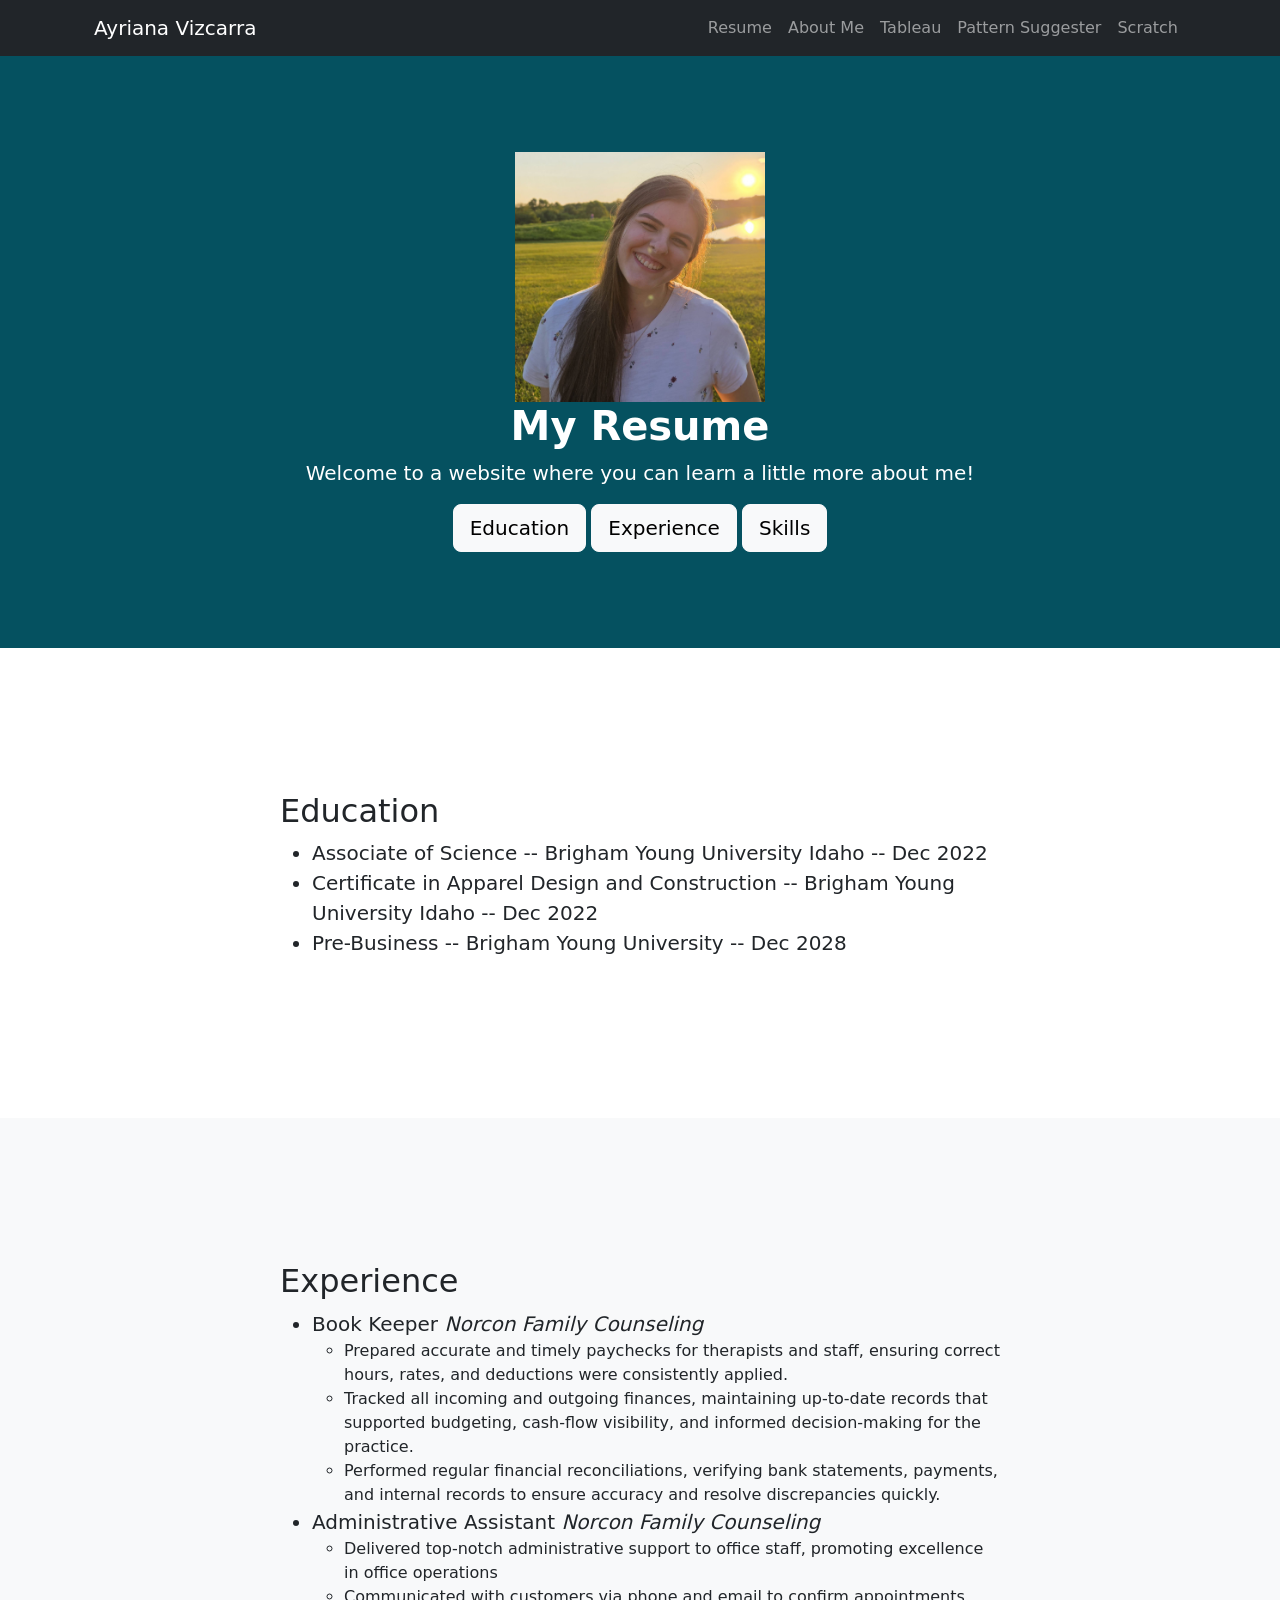
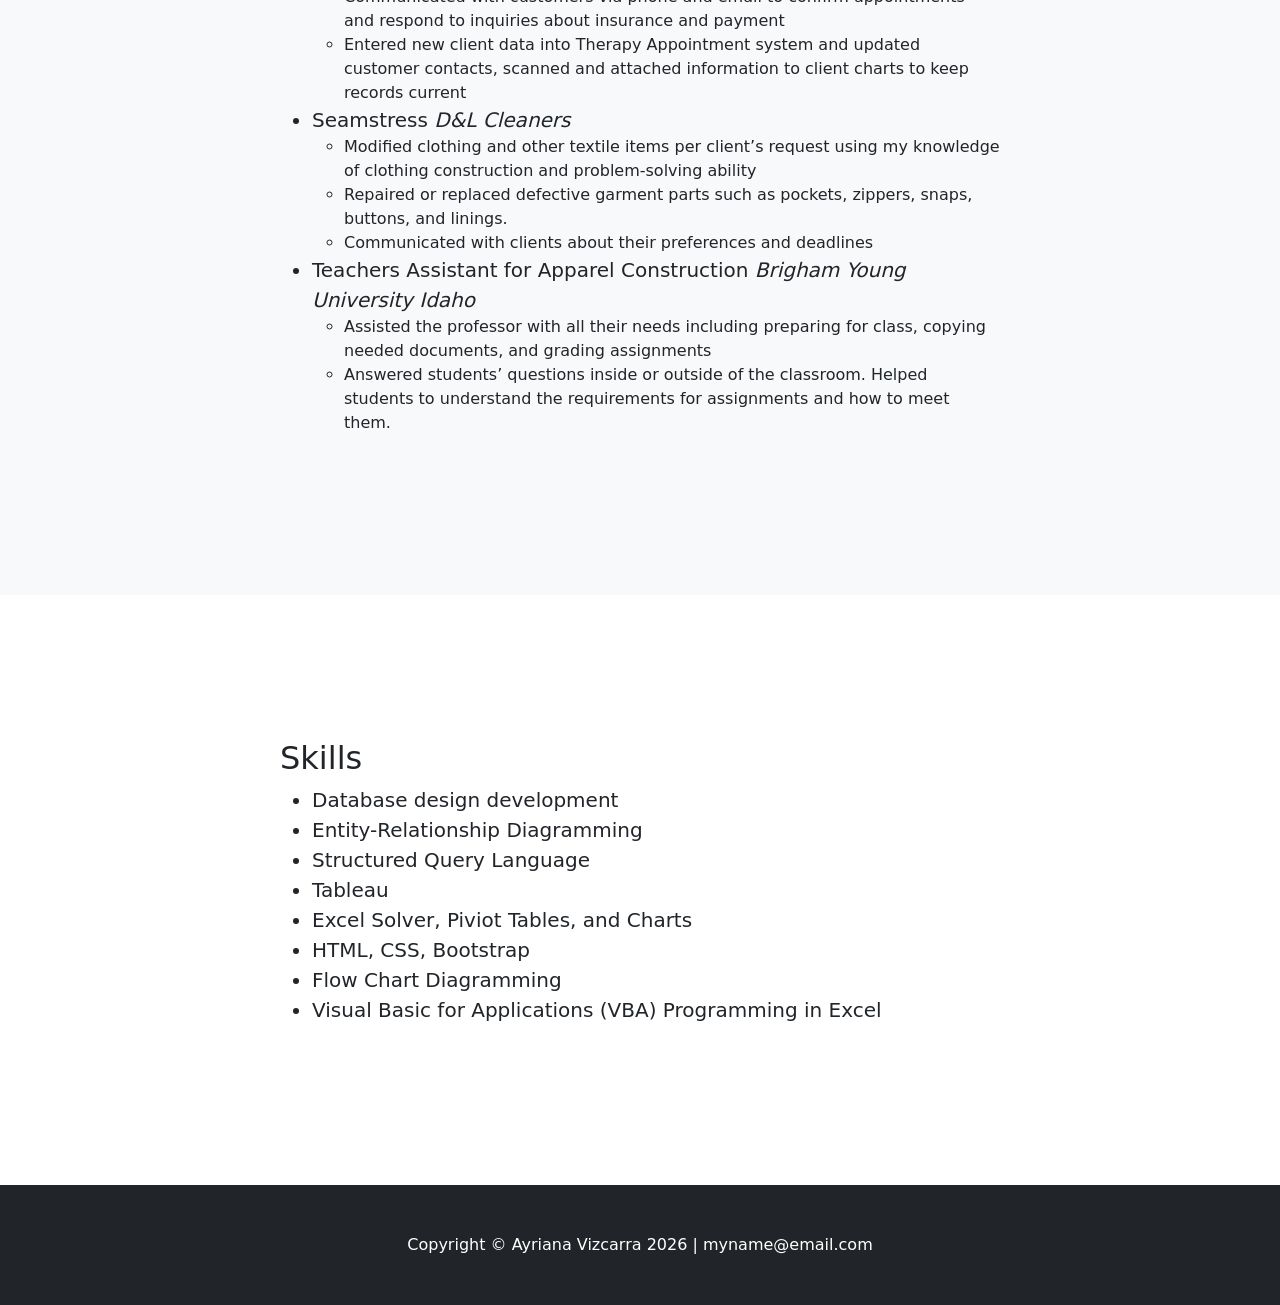
<file: index.html>
<!DOCTYPE html>
<html lang="en">
    <head>
        <meta charset="utf-8" />
        <meta name="viewport" content="width=device-width, initial-scale=1, shrink-to-fit=no" />
        <meta name="description" content="" />
        <meta name="author" content="" />
        <title>Ayriana Vizcarra: Website</title>
        <link rel="icon" type="image/x-icon" href="assets/favicon.ico" />
        <!-- Core theme CSS (includes Bootstrap)-->
        <link href="css/styles.css" rel="stylesheet" />
        <link href="css/overwritebs.css" rel="stylesheet" />
    </head>
    <body id="page-top">
        <!-- Navigation-->
        <nav class="navbar navbar-expand-lg navbar-dark bg-dark fixed-top" id="mainNav">
            <div class="container px-4">
                <a class="navbar-brand" href="#page-top">Ayriana Vizcarra</a>
                <button class="navbar-toggler" type="button" data-bs-toggle="collapse" data-bs-target="#navbarResponsive" aria-controls="navbarResponsive" aria-expanded="false" aria-label="Toggle navigation"><span class="navbar-toggler-icon"></span></button>
                <div class="collapse navbar-collapse" id="navbarResponsive">
                    <ul class="navbar-nav ms-auto">
                        <li class="nav-item"><a class="nav-link" href="#">Resume</a></li>
                        <li class="nav-item"><a class="nav-link" href="html/aboutme.html">About Me</a></li>
                        <li class="nav-item"><a class="nav-link" href="html/Contact.html">Tableau</a></li>
                        <li class="nav-item"><a class="nav-link" href="html/Pattern_Suggester.html">Pattern Suggester</a></li>
                        <li class="nav-item"><a class="nav-link" href="html/Scratch.html">Scratch</a></li>
                    </ul>
                </div>
            </div>
        </nav>
        <!-- Header-->
        <header class="bg-primary bg-gradient text-white" style="background: #055160 !important;">
            
            <div class="container px-4 text-center">
                <img src="Images/Ayriana.jpg" width="250">
                <h1 class="fw-bolder">My Resume</h1>
                <p class="lead">Welcome to a website where you can learn a little more about me!</p>
                <a class="btn btn-lg btn-light" href="#Education">Education</a>
                <a class="btn btn-lg btn-light" href="#Experience">Experience</a>
                <a class="btn btn-lg btn-light" href="#skills">Skills</a>
            </div>
        </header>
        <!-- About section-->
        <section id="Education">
            <div class="container px-4">
                <div class="row gx-4 justify-content-center">
                    <div class="col-lg-8">
                        <h2>Education</h2>
                        <!-- <p class="lead">This is a great place to talk about your webpage. This template is purposefully unstyled so you can use it as a boilerplate or starting point for you own landing page designs! This template features:</p> -->
                        <ul>
                            <li class="lead">Associate of Science -- Brigham Young University Idaho -- Dec 2022</li>
                            <li class="lead">Certificate in Apparel Design and Construction -- Brigham Young University Idaho -- Dec 2022</li>
                            <li class="lead">Pre-Business -- Brigham Young University -- Dec 2028</li>
                            <!-- <li>Minimal custom CSS so you are free to explore your own unique design options</li> -->
                        </ul>
                    </div>
                </div>
            </div>
        </section >
        <!-- Services section-->
        <section class="bg-light" id="Experience">
            <div class="container px-4">
                <div class="row gx-4 justify-content-center">
                    <div class="col-lg-8">
                        <h2>Experience </h2>
                        <ul> 
                            <li class="lead"> Book Keeper <span style="font-style: italic;">Norcon Family Counseling </span></li>
                                <ul>
                                    <li>Prepared accurate and timely paychecks for therapists and staff, ensuring correct hours, rates, and deductions were consistently applied.</li>
                                    <li>Tracked all incoming and outgoing finances, maintaining up‑to‑date records that supported budgeting, cash‑flow visibility, and informed decision‑making for the practice.</li>
                                    <li>Performed regular financial reconciliations, verifying bank statements, payments, and internal records to ensure accuracy and resolve discrepancies quickly.</li>
                                </ul>
                            <li class="lead"> Administrative Assistant <span style="font-style: italic;">Norcon Family Counseling </span> </li>
                                 <ul>
                                    <li>Delivered top-notch administrative support to office staff, promoting excellence in office operations </li>
                                    <li>Communicated with customers via phone and email to confirm appointments and respond to inquiries about insurance and payment </li>
                                    <li>Entered new client data into Therapy Appointment system and updated customer contacts, scanned and attached information to client charts to keep records current</li>
                                    
                                </ul>
                            <li class="lead"> Seamstress <span style="font-style: italic;"> D&L Cleaners  </span></li>
                                 <ul>
                                    <li>Modified clothing and other textile items per client’s request using my knowledge of clothing construction and problem-solving ability</li>
                                    <li>Repaired or replaced defective garment parts such as pockets, zippers, snaps, buttons, and linings.  </li>
                                    <li>Communicated with clients about their preferences and deadlines </li>
                                </ul>
                            <li class="lead"> Teachers Assistant for Apparel Construction <span style="font-style: italic;">Brigham Young University Idaho </span> </li>
                                 <ul>
                                    <li>Assisted the professor with all their needs including preparing for class, copying needed documents, and grading assignments</li>
                                    <li>Answered students’ questions inside or outside of the classroom. Helped students to understand the requirements for assignments and how to meet them.</li>
                                </ul>
                        </ul>
                        <!-- <p class="lead">Lorem ipsum dolor sit amet, consectetur adipisicing elit. Aut optio velit inventore, expedita quo laboriosam possimus ea consequatur vitae, doloribus consequuntur ex. Nemo assumenda laborum vel, labore ut velit dignissimos.</p> -->
                    </div>
                </div>
            </div>
        </section>
        <!-- Contact section-->
        <section id="skills">
            <div class="container px-4">
                <div class="row gx-4 justify-content-center">
                    <div class="col-lg-8">
                        <h2>Skills</h2>
                        <!-- <p class="lead">Lorem ipsum dolor sit amet, consectetur adipisicing elit. Vero odio fugiat voluptatem dolor, provident officiis, id iusto! Obcaecati incidunt, qui nihil beatae magnam et repudiandae ipsa exercitationem, in, quo totam.</p> -->
                         <ul>
                            <li class="lead">Database design development</li>
                            <li class="lead">Entity-Relationship Diagramming</li>
                            <li class="lead">Structured Query Language</li>
                            <li class="lead">Tableau</li>
                            <li class="lead">Excel Solver, Piviot Tables, and Charts</li>
                            <li class="lead">HTML, CSS, Bootstrap</li>
                            <li class="lead">Flow Chart Diagramming</li>
                            <li class="lead">Visual Basic for Applications (VBA) Programming in Excel</li>
                        </ul>
                    </div>
                </div>
            </div>
        </section>
        <!-- Footer-->
        <footer class="py-5 bg-dark">
            <div class="container px-4"><p class="m-0 text-center text-white">Copyright &copy; Ayriana Vizcarra 2026 | myname@email.com</p></div>
        </footer>
        <!-- Bootstrap core JS-->
        <script src="https://cdn.jsdelivr.net/npm/bootstrap@5.2.3/dist/js/bootstrap.bundle.min.js"></script>
        <!-- Core theme JS-->
        <script src="js/scripts.js"></script>
    </body>
</html>
</file>
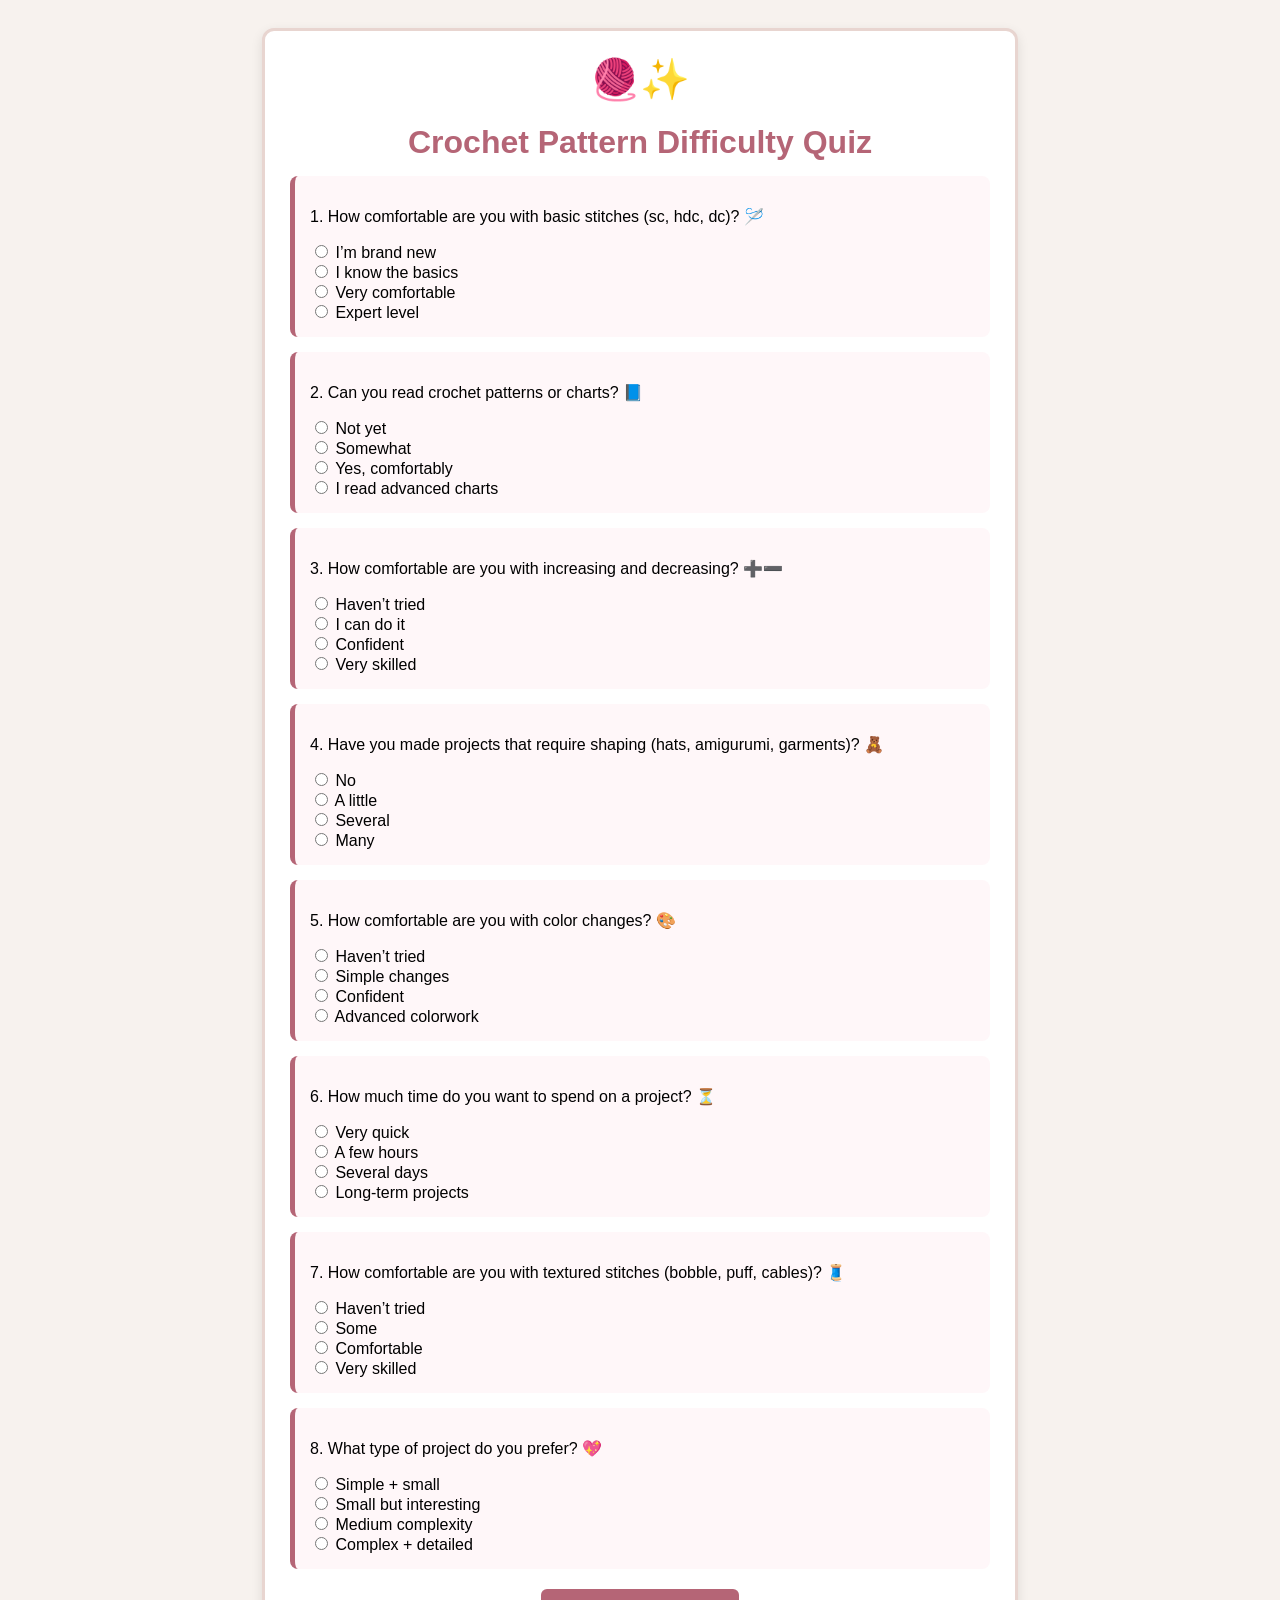
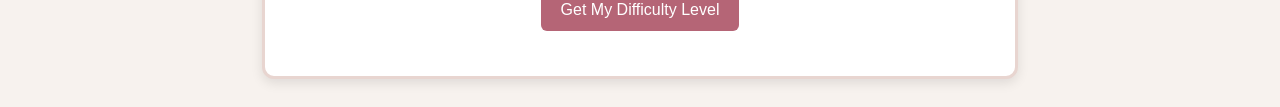
<file: html/web_app.html>
<!DOCTYPE html>
<html lang="en">
<head>
<meta charset="UTF-8">
<title>Crochet Pattern Difficulty Quiz</title>

<style>
    body {
        font-family: Arial, sans-serif;
        background: #f7f2ee;
        padding: 20px;
        display: flex;
        justify-content: center;
    }

    .quiz-container {
        background: #ffffff;
        padding: 25px;
        border-radius: 12px;
        max-width: 700px;
        width: 100%;
        box-shadow: 0 4px 12px rgba(0,0,0,0.1);
        border: 3px solid #e8d5d0;
    }

    h1 {
        text-align: center;
        color: #b56576;
        margin-bottom: 10px;
    }

    .icon {
        font-size: 40px;
        text-align: center;
        margin-bottom: 10px;
    }

    .question {
        background: #fff7f9;
        padding: 15px;
        margin: 15px 0;
        border-radius: 8px;
        border-left: 5px solid #b56576;
    }

    button {
        background: #b56576;
        color: white;
        padding: 12px 20px;
        border: none;
        border-radius: 6px;
        cursor: pointer;
        font-size: 16px;
        display: block;
        margin: 20px auto;
    }

    button:hover {
        background: #9d4f63;
    }

    #resultBox {
        background: #fff7f9;
        padding: 20px;
        border-radius: 8px;
        margin-top: 25px;
        display: none;
        border-left: 5px solid #6d597a;
    }

    /* SIMPLE TEXT LINK STYLE */
    .pattern-link {
        display: block;
        margin: 6px 0;
        color: #6d597a;
        text-decoration: none;
        font-size: 16px;
        transition: 0.2s;
    }

    .pattern-link:hover {
        color: #b56576;
        text-decoration: underline;
        letter-spacing: 0.3px;
    }

    .retake {
        background: #6d597a;
        margin-top: 15px;
    }

    .retake:hover {
        background: #584766;
    }
</style>
</head>

<body>

<div class="quiz-container">

    <div class="icon">🧶✨</div>
    <h1>Crochet Pattern Difficulty Quiz</h1>

    <form id="quizForm">

        <!-- QUESTIONS (unchanged) -->
        <div class="question">
            <p>1. How comfortable are you with basic stitches (sc, hdc, dc)? 🪡</p>
            <label><input type="radio" name="q1" value="1"> I’m brand new</label><br>
            <label><input type="radio" name="q1" value="2"> I know the basics</label><br>
            <label><input type="radio" name="q1" value="3"> Very comfortable</label><br>
            <label><input type="radio" name="q1" value="4"> Expert level</label>
        </div>

        <div class="question">
            <p>2. Can you read crochet patterns or charts? 📘</p>
            <label><input type="radio" name="q2" value="1"> Not yet</label><br>
            <label><input type="radio" name="q2" value="2"> Somewhat</label><br>
            <label><input type="radio" name="q2" value="3"> Yes, comfortably</label><br>
            <label><input type="radio" name="q2" value="4"> I read advanced charts</label>
        </div>

        <div class="question">
            <p>3. How comfortable are you with increasing and decreasing? ➕➖</p>
            <label><input type="radio" name="q3" value="1"> Haven’t tried</label><br>
            <label><input type="radio" name="q3" value="2"> I can do it</label><br>
            <label><input type="radio" name="q3" value="3"> Confident</label><br>
            <label><input type="radio" name="q3" value="4"> Very skilled</label>
        </div>

        <div class="question">
            <p>4. Have you made projects that require shaping (hats, amigurumi, garments)? 🧸</p>
            <label><input type="radio" name="q4" value="1"> No</label><br>
            <label><input type="radio" name="q4" value="2"> A little</label><br>
            <label><input type="radio" name="q4" value="3"> Several</label><br>
            <label><input type="radio" name="q4" value="4"> Many</label>
        </div>

        <div class="question">
            <p>5. How comfortable are you with color changes? 🎨</p>
            <label><input type="radio" name="q5" value="1"> Haven’t tried</label><br>
            <label><input type="radio" name="q5" value="2"> Simple changes</label><br>
            <label><input type="radio" name="q5" value="3"> Confident</label><br>
            <label><input type="radio" name="q5" value="4"> Advanced colorwork</label>
        </div>

        <div class="question">
            <p>6. How much time do you want to spend on a project? ⏳</p>
            <label><input type="radio" name="q6" value="1"> Very quick</label><br>
            <label><input type="radio" name="q6" value="2"> A few hours</label><br>
            <label><input type="radio" name="q6" value="3"> Several days</label><br>
            <label><input type="radio" name="q6" value="4"> Long-term projects</label>
        </div>

        <div class="question">
            <p>7. How comfortable are you with textured stitches (bobble, puff, cables)? 🧵</p>
            <label><input type="radio" name="q7" value="1"> Haven’t tried</label><br>
            <label><input type="radio" name="q7" value="2"> Some</label><br>
            <label><input type="radio" name="q7" value="3"> Comfortable</label><br>
            <label><input type="radio" name="q7" value="4"> Very skilled</label>
        </div>

        <div class="question">
            <p>8. What type of project do you prefer? 💖</p>
            <label><input type="radio" name="q8" value="1"> Simple + small</label><br>
            <label><input type="radio" name="q8" value="2"> Small but interesting</label><br>
            <label><input type="radio" name="q8" value="3"> Medium complexity</label><br>
            <label><input type="radio" name="q8" value="4"> Complex + detailed</label>
        </div>

        <button type="button" onclick="calculateResult()">Get My Difficulty Level</button>
    </form>

    <div id="resultBox">
        <h2 id="difficulty"></h2>
        <p id="description"></p>
        <h3>Suggested Patterns:</h3>
        <div id="patternList"></div>

        <button class="retake" onclick="retakeQuiz()">Retake Quiz</button>
    </div>

</div>

<script>
function calculateResult() {
    let total = 0;
    for (let i = 1; i <= 8; i++) {
        const answer = document.querySelector(`input[name="q${i}"]:checked`);
        if (!answer) {
            alert("Please answer all questions.");
            return;
        }
        total += parseInt(answer.value);
    }

    let difficulty = "";
    let description = "";
    let patterns = [];

    if (total <= 12) {
        difficulty = "Beginner 🧶";
        description = "You're just getting started — simple, repetitive projects will be perfect.";

        patterns = [
            /* BEGINNER LINKS — EDIT THESE */
            { name: "Basic Scarf", url: "https://beautifuldawndesigns.net/rosewood-scarf-crochet-pattern/?utm_source=Pinterest&utm_medium=organic" },
            { name: "Single Crochet Washcloth", url: "https://easycrochet.com/easy-crochet-dishcloth-pattern/?utm_source=Pinterest&utm_medium=organic" },
            { name: "Chunky Beginner Beanie", url: "https://sarahmaker.com/easy-crochet-beanie/?utm_source=Pinterest&utm_medium=organic" },
            { name: "Simple Granny Square", url: "https://yarnscraze.com/simple-free-crochet-granny-square-pattern/?utm_source=Pinterest&utm_medium=organic" },
            { name: "Straight-Line Blanket", url: "https://jewelsandjones.com/crochet-striped-moss-stitch-blanket-free-pattern/?utm_source=Pinterest&utm_medium=organic" }
            /* END EDIT */
        ];
    }

    else if (total <= 20) {
        difficulty = "Advanced Beginner 🪡";
        description = "You know the basics and you're ready for slightly more complex shapes.";

        patterns = [
            /* ADVANCED BEGINNER LINKS — EDIT THESE */
            { name: "Mini Amigurumi Animals", url: "https://allamigurumi.com/crochet-star-amigurumi/?utm_source=Pinterest&utm_medium=organic" },
            { name: "Textured Dishcloths", url: "https://nedandmimi.com/free-fpdc-crochet-dishcloth-pattern/?utm_source=Pinterest&utm_medium=organic" },
            { name: "Ear Warmers", url: "https://www.stitching-together.com/easy-ear-warmer-crochet-pattern/?utm_source=Pinterest&utm_medium=organic" },
            { name: "Granny Square Pouch", url: "https://diycrafts.life/handmade-crochet-granny-square-pouch-patterns/?utm_source=Pinterest&utm_medium=organic" },
            { name: "Baby Booties", url: "https://sarahmaker.com/classic-crochet-baby-booties/?utm_source=Pinterest&utm_medium=organic" }
            /* END EDIT */
        ];
    }

    else if (total <= 28) {
        difficulty = "Intermediate ✨";
        description = "You’re confident with shaping, textures, and reading patterns.";

        patterns = [
            /* INTERMEDIATE LINKS — EDIT THESE */
            { name: "Cardigans", url: "https://masonjaryarndesigns.com/easy-crochet-cardigan-pattern/?utm_source=Pinterest&utm_medium=organic" },
            { name: "Chevron Blanket", url: "https://daisycottagedesigns.net/chevron-blanket-crochet-pattern/?utm_source=Pinterest&utm_medium=organic" },
            { name: "Mandala Circle", url: "https://www.crochetpatterns.in/beautiful-crochet-floral-mandala-pattern/?utm_source=Pinterest&utm_medium=organic" },
            { name: "Shaped Stuffed Animals", url: "https://www.mariskavos.nl/free-dragon-crochet-pattern/?utm_campaign=626754878931&utm_medium=PaidSocial&utm_source=Pinterest&utm_content=2680084870885&pp=0&epik=dj0yJnU9bTNYenRlWTJaNV91ZlhFS3hYQlBna3NMc2pWR1NBc3MmcD0xJm49TXFibjFsdlllN1BkeTkwMGM4aWMyUSZ0PUFBQUFBR25mN1RV" },
            { name: "Lace Shawl", url: "https://www.anniedesigncrochet.com/one-skein-crochet-shawl-free-pattern/?utm_source=Pinterest&utm_medium=organic" }
            /* END EDIT */
        ];
    }

    else {
        difficulty = "Advanced 🌟";
        description = "You’re highly skilled and ready for intricate, detailed projects.";

        patterns = [
            /* ADVANCED LINKS — EDIT THESE */
            { name: "Intricate Lacework", url: "https://www.thenewlywedpilgrimage.com/crochet-lace/?utm_source=Pinterest&utm_medium=organic" },
            { name: "Large Garments", url: "https://nedandmimi.com/dreamcatcher-cardi-free-crochet-shrug-pattern/?utm_source=Pinterest&utm_medium=organic" },
            { name: "Complex Amigurumi", url: "https://offthebeatenhook.com/octopus-free-crochet-pattern/?utm_source=Pinterest&utm_medium=organic" },
            { name: "Tapestry Crochet", url: "https://nedandmimi.com/chevron-tapestry-crochet-clutch-free-pattern/" },
            { name: "Detailed Doilies", url: "https://www.draiguna.com/p/moonpetals.html" }
            /* END EDIT */
        ];
    }

    document.getElementById("difficulty").textContent = difficulty;
    document.getElementById("description").textContent = description;

    const list = document.getElementById("patternList");
    list.innerHTML = "";

    patterns.forEach(p => {
        const link = document.createElement("a");
        link.className = "pattern-link";
        link.href = p.url;
        link.target = "_blank";
        link.textContent = `🧶 ${p.name}`;
        list.appendChild(link);
    });

    document.getElementById("resultBox").style.display = "block";
}

function retakeQuiz() {
    document.getElementById("quizForm").reset();
    document.getElementById("resultBox").style.display = "none";
    window.scrollTo({ top: 0, behavior: "smooth" });
}
</script>

</body>
</html>
</file>
<file: css/overwritebs.css>
.picture {
    border-width: 1px;
    border-style: solid;
    border-color: black;
}
</file>
